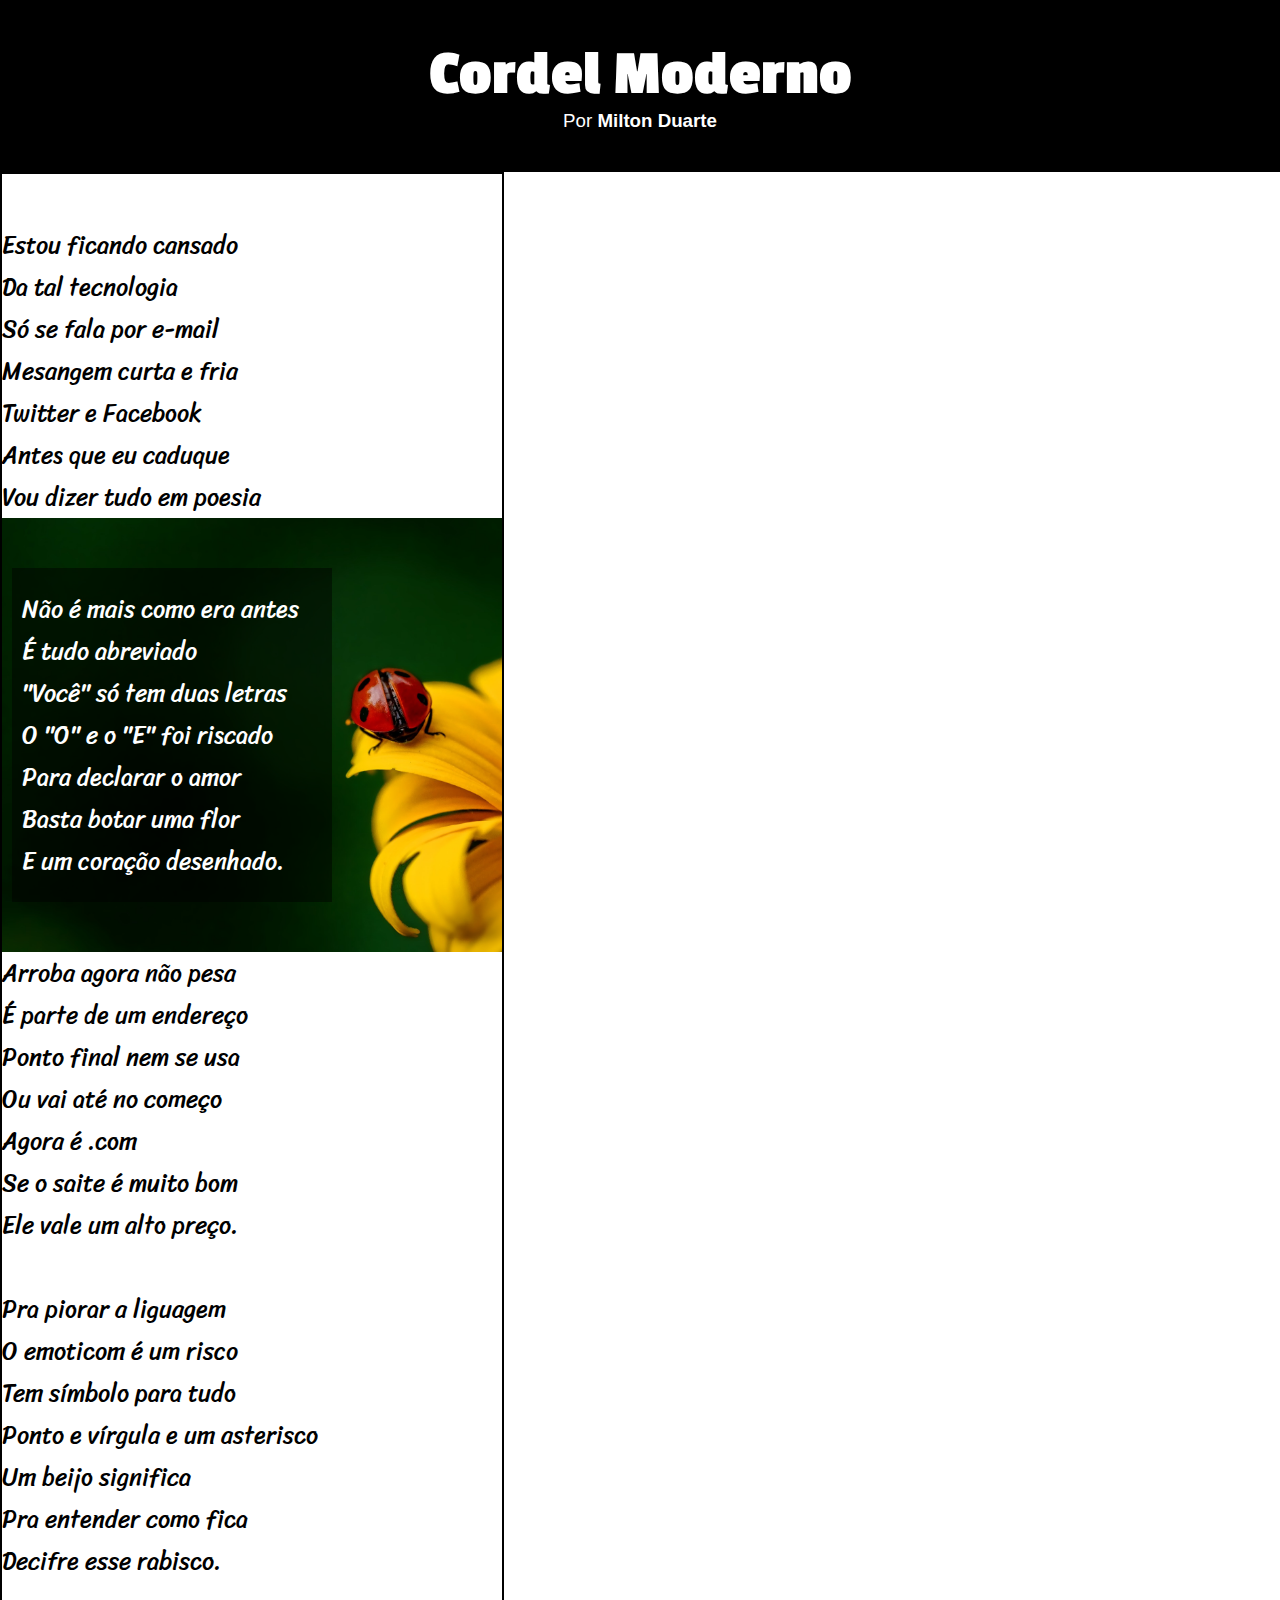
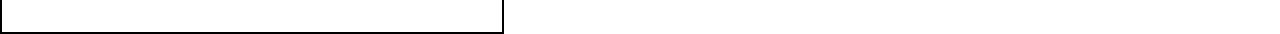
<file: Desafios/Desafio 012/index.html>
<!DOCTYPE html>
<html lang="en">
<head>
    <meta charset="UTF-8">
    <meta name="viewport" content="width=device-width, initial-scale=1.0">
    <title>Document</title>
    <link rel="stylesheet" href="style.css">
</head>
<body>
    <header>
        <h1>Cordel Moderno</h1>
        <h3 class="milton">Por <a href="#" class="milton" id="link">Milton Duarte</a></h3>
    </header>
    <main>
        <section id="primeiro">
               <p>Estou ficando cansado</p>
               <p>Da tal tecnologia</p>
               <p>Só se fala por e-mail</p>
               <p>Mesangem curta e fria</p>
               <p>Twitter e Facebook</p>
               <p>Antes que eu caduque</p>
               <p>Vou dizer tudo em poesia</p>
        </section>
        <section id="flor">
            <div class="texto">
                <p>Não é mais como era antes</p>
                <p>É tudo abreviado</p>
                <p>"Você" só tem duas letras</p>
                <p>O "O" e o "E" foi riscado</p>
                <p>Para declarar o amor</p>
                <p>Basta botar uma flor</p>
                <p>E um coração desenhado.</p>
            </div>
        </section>
        <section id="terceiro">
                <p>Arroba agora não pesa</p>
                <p>É parte de um endereço</p>
                <p>Ponto final nem se usa</p>
                <p>Ou vai até no começo</p>
                <p>Agora é .com</p>
                <p>Se o saite é muito bom</p>
                <p>Ele vale um alto preço.</p>
                <br>
                <p>Pra piorar a liguagem</p>
                <p>O emoticom é um risco</p>
                <p>Tem símbolo para tudo</p>
                <p>Ponto e vírgula e um asterisco</p>
                <p>Um beijo significa</p>
                <p>Pra entender como fica</p>
                <p>Decifre esse rabisco.</p>
        </section>
    </main>
</body>
</html>
</file>
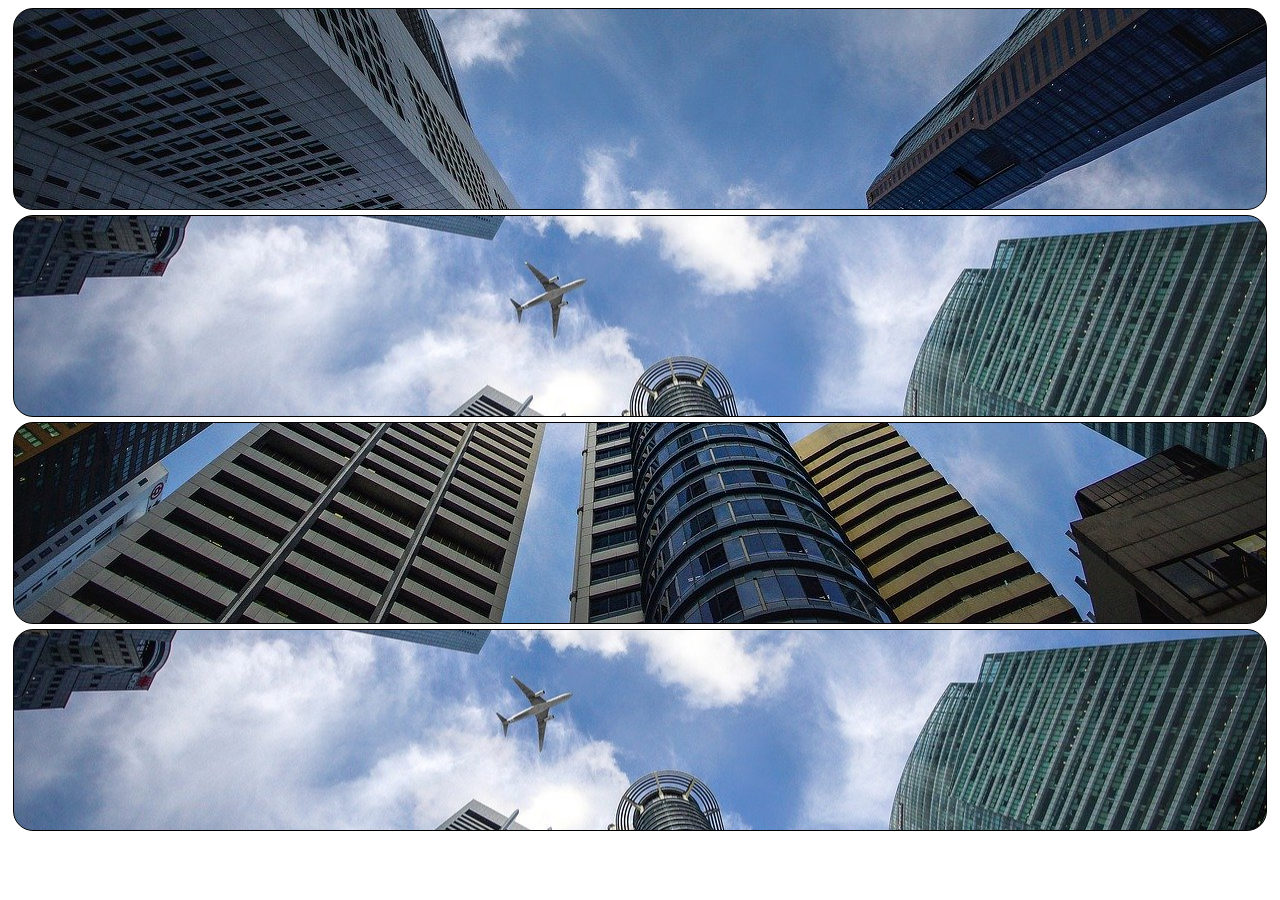
<file: desafios/Ex22/index.html>
<!DOCTYPE html>
<html lang="pt-br">
<head>
    <meta charset="UTF-8">
    <meta name="viewport" content="width=device-width, initial-scale=1.0">
    <title>Posição dos Fundos</title>
    <style>
        div.bloco{
            background-image: url(images/wallpaper002.jpg);
            height: 200px;
            border: 1px solid black;
            margin: 5px;
            border-radius: 20px;
        }
        div#q1{
            background-position: left top;
        }
        div#q2 {
            background-position: left center;
        }
        div#q3 {
            background-position: right bottom;
        }
        div#q4{
            background-position: center center;
        }
    </style>
</head>
<body>
    <div class="bloco" id="q1"></div>
    <div class="bloco" id="q2"></div>
    <div class="bloco" id="q3"></div>
    <div class="bloco" id="q4"></div>
</body>
</html>
</file>
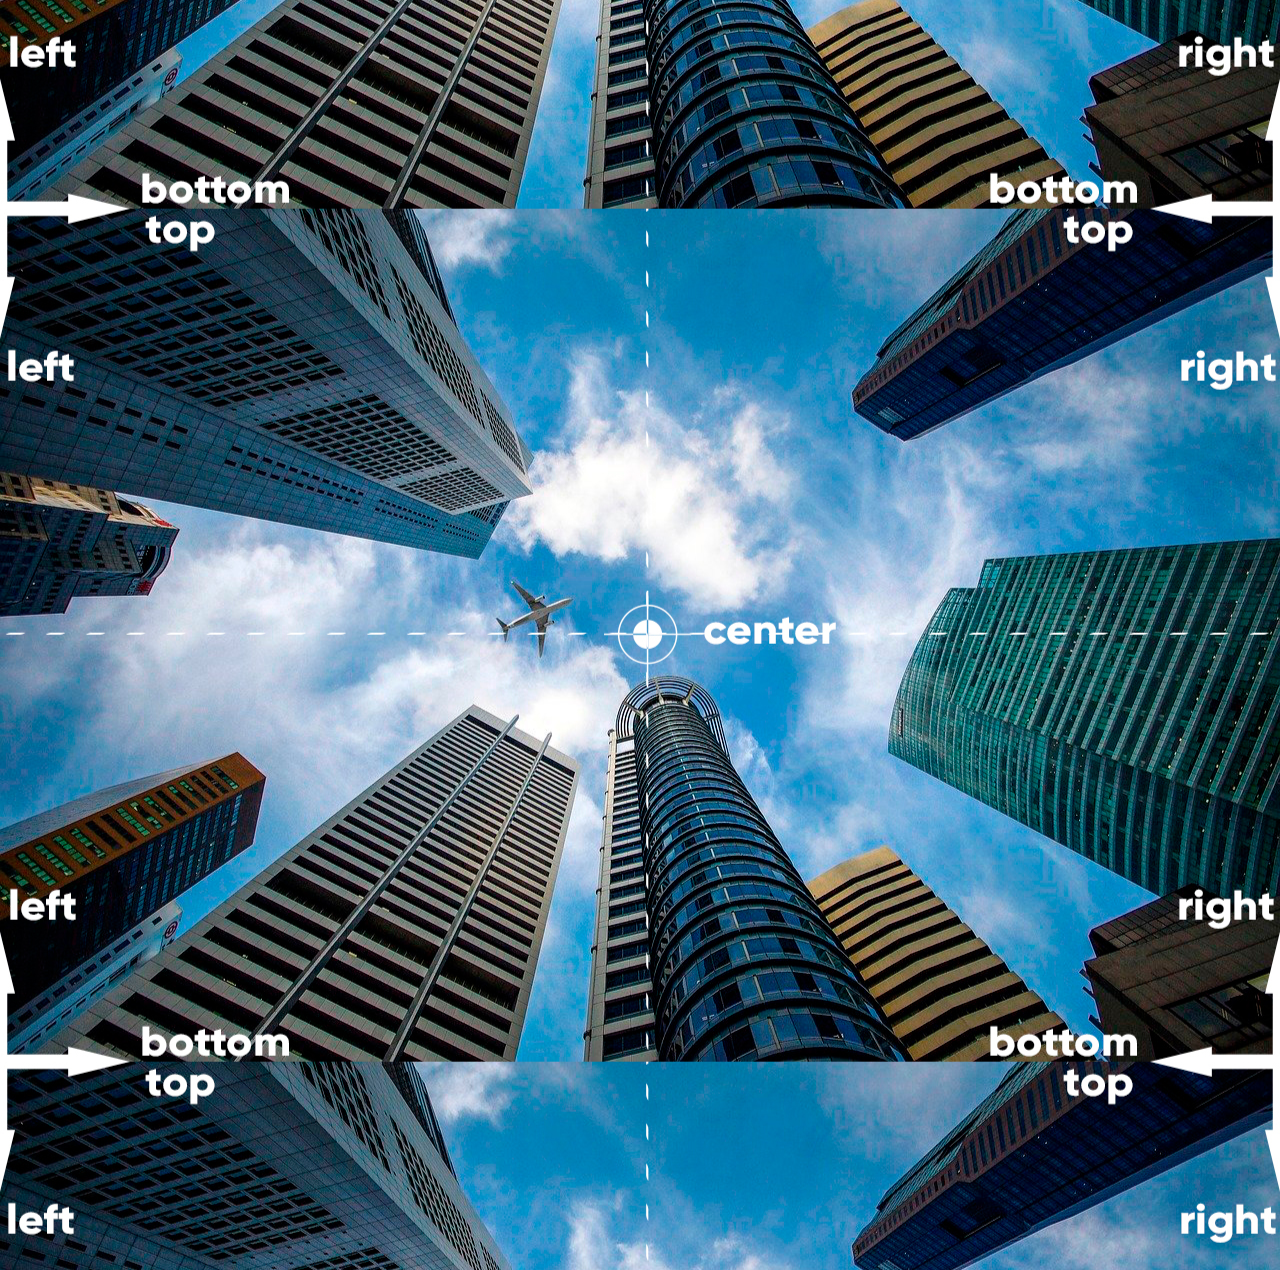
<file: desafios/Ex22/style3.html>
<!DOCTYPE html>
<html lang="pt-br">
<head>
    <meta charset="UTF-8">
    <meta name="viewport" content="width=device-width, initial-scale=1.0">
    <title>Poscionamento</title>
    <style>
         body{
            background-image: url(images/wallpaper003.jpg);
            background-position: left center;
            height: 98vw;
         }
    </style>
</head>
<body>
    
</body>
</html>
</file>
<file: Desafios/Desafio 012/style.css>
@import url('https://fonts.googleapis.com/css2?family=Passion+One:wght@400;700;900&display=swap');
@import url('https://fonts.googleapis.com/css2?family=Sriracha&display=swap');

*{
    margin: 0;
    padding: 0;
}
header{
    background-color: black;
    text-align: center;
    padding: 40px;
}
header > h1{
    font-family: "Passion One", serif;
    color: white;
    font-size: 4em;
}
.milton{
    color: white;
    text-decoration: none;
    font-family: Arial, Helvetica, sans-serif;
    font-weight: normal;
}
#link{
    font-weight: 800;
}
main{
    font-family: "Sriracha", serif;
    padding: 50px 0px;
    max-width: 500px;
    font-size: 1.5em;
    border: 2px solid black;
}
#flor{
    background-image: url(imagens/background001.jpg);
    background-size: cover;
    padding: 50px 10px;
    color: white;
}
.texto{
    background-color: rgba(0, 0, 0, 0.454);
    padding: 20px 10px;
    max-width: 300px;
}
</file>
